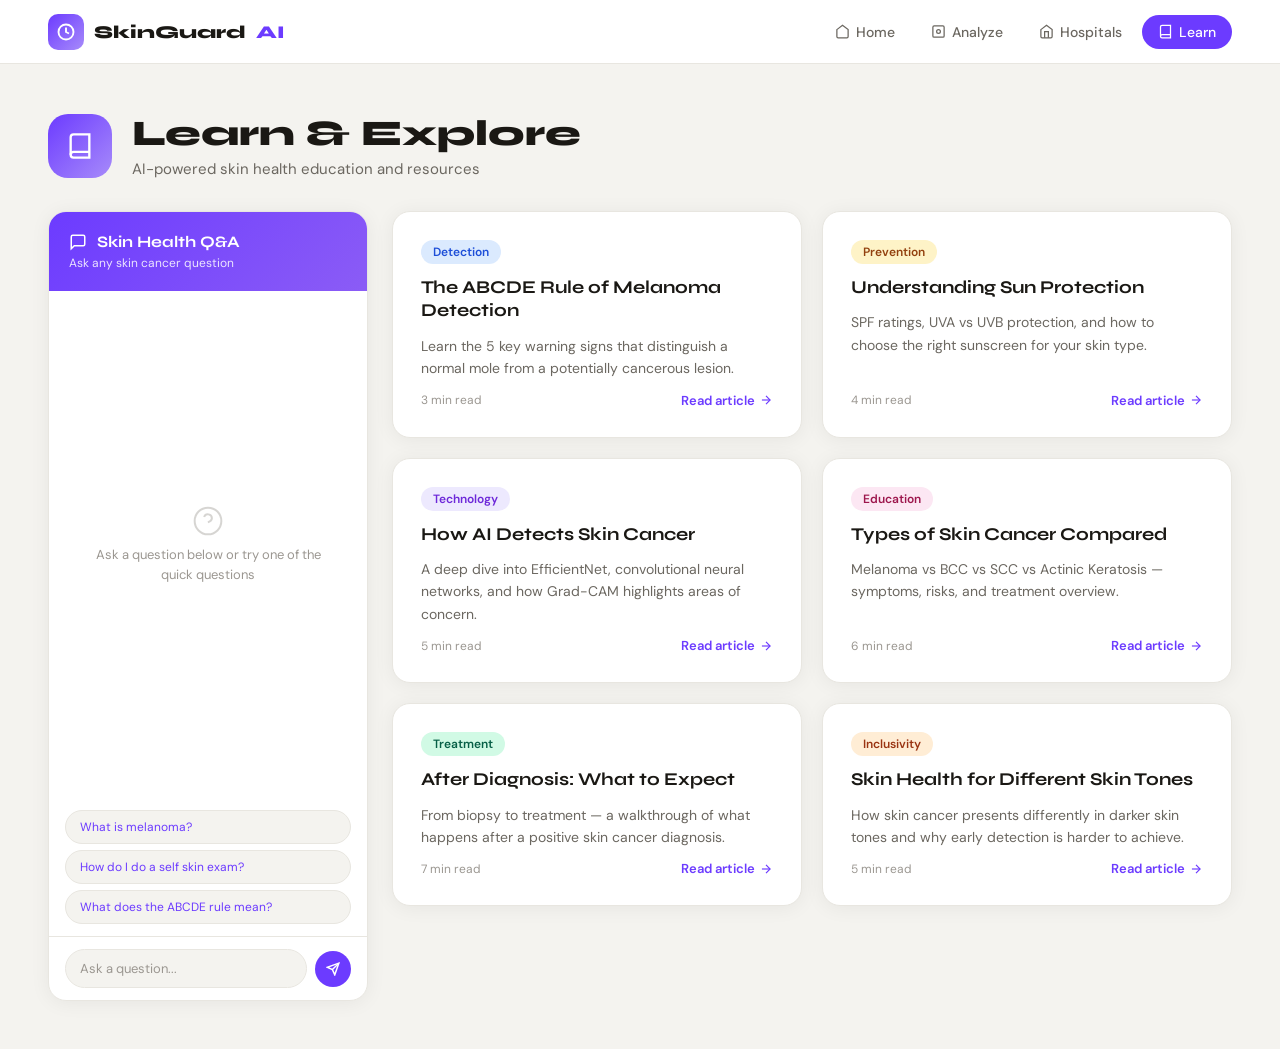
<file: templates/learn.html>
<!DOCTYPE html>
<html lang="en">
<head>
<meta charset="UTF-8"/>
<meta name="viewport" content="width=device-width, initial-scale=1.0"/>
<title>Learn & Explore — SkinGuard AI</title>
<link href="https://fonts.googleapis.com/css2?family=Syne:wght@400;600;700;800&family=DM+Sans:ital,wght@0,300;0,400;0,500;1,300&display=swap" rel="stylesheet"/>
<style>
:root {
  --bg: #f4f3ef;
  --surface: #ffffff;
  --surface2: #f9f8f5;
  --border: #e8e6e0;
  --text: #1a1814;
  --text2: #6b6760;
  --text3: #9b9791;
  --accent: #6c3bff;
  --accent2: #ff5c35;
  --accent3: #00c896;
  --accent4: #ffb800;
  --tag-detect: #dbeafe;
  --tag-detect-text: #1d4ed8;
  --tag-prev: #fef3c7;
  --tag-prev-text: #92400e;
  --tag-tech: #ede9fe;
  --tag-tech-text: #6d28d9;
  --tag-edu: #fce7f3;
  --tag-edu-text: #9d174d;
  --tag-treat: #d1fae5;
  --tag-treat-text: #065f46;
  --tag-incl: #ffedd5;
  --tag-incl-text: #9a3412;
  --radius: 18px;
  --shadow: 0 2px 20px rgba(0,0,0,0.06);
  --shadow-lg: 0 8px 40px rgba(0,0,0,0.10);
}

* { margin:0; padding:0; box-sizing:border-box; }

body {
  font-family: 'DM Sans', sans-serif;
  background: var(--bg);
  color: var(--text);
  min-height: 100vh;
}

/* ── NAVBAR ─────────────────────────────── */
.navbar {
  display: flex;
  align-items: center;
  justify-content: space-between;
  padding: 0 48px;
  height: 64px;
  background: var(--surface);
  border-bottom: 1px solid var(--border);
  position: sticky;
  top: 0;
  z-index: 100;
}

.logo {
  display: flex;
  align-items: center;
  gap: 10px;
  font-family: 'Syne', sans-serif;
  font-weight: 800;
  font-size: 18px;
  text-decoration: none;
  color: var(--text);
}

.logo-icon {
  width: 36px; height: 36px;
  background: linear-gradient(135deg, #6c3bff, #a78bfa);
  border-radius: 10px;
  display: flex; align-items: center; justify-content: center;
}

.logo span { color: var(--accent); }

.nav-links {
  display: flex;
  align-items: center;
  gap: 4px;
}

.nav-link {
  display: flex; align-items: center; gap: 6px;
  padding: 8px 16px;
  border-radius: 20px;
  text-decoration: none;
  font-size: 14px;
  font-weight: 500;
  color: var(--text2);
  transition: all 0.2s;
}

.nav-link:hover { background: var(--bg); color: var(--text); }
.nav-link.active { background: var(--accent); color: white; }

.nav-link svg { width: 15px; height: 15px; }

/* ── PAGE HEADER ─────────────────────────── */
.page-header {
  padding: 48px 48px 32px;
  display: flex;
  align-items: center;
  gap: 20px;
}

.header-icon {
  width: 64px; height: 64px;
  background: linear-gradient(135deg, var(--accent), #a78bfa);
  border-radius: 20px;
  display: flex; align-items: center; justify-content: center;
  flex-shrink: 0;
}

.page-header h1 {
  font-family: 'Syne', sans-serif;
  font-size: 36px;
  font-weight: 800;
  color: var(--text);
}

.page-header p {
  font-size: 15px;
  color: var(--text2);
  margin-top: 4px;
}

/* ── MAIN LAYOUT ─────────────────────────── */
.main-layout {
  display: grid;
  grid-template-columns: 320px 1fr;
  gap: 24px;
  padding: 0 48px 48px;
  max-width: 1400px;
}

/* ── CHATBOT SIDEBAR ─────────────────────── */
.chatbot-panel {
  position: sticky;
  top: 88px;
  height: calc(100vh - 110px);
  display: flex;
  flex-direction: column;
  background: var(--surface);
  border-radius: var(--radius);
  border: 1px solid var(--border);
  overflow: hidden;
  box-shadow: var(--shadow);
}

.chatbot-header {
  background: linear-gradient(135deg, var(--accent), #8b5cf6);
  padding: 20px;
  color: white;
}

.chatbot-header-top {
  display: flex; align-items: center; gap: 10px;
  margin-bottom: 4px;
}

.chatbot-header-top svg { width: 18px; height: 18px; }

.chatbot-header h3 {
  font-family: 'Syne', sans-serif;
  font-size: 16px;
  font-weight: 700;
}

.chatbot-header p {
  font-size: 12px;
  opacity: 0.85;
}

.chat-messages {
  flex: 1;
  overflow-y: auto;
  padding: 16px;
  display: flex;
  flex-direction: column;
  gap: 12px;
  scroll-behavior: smooth;
}

.chat-messages::-webkit-scrollbar { width: 4px; }
.chat-messages::-webkit-scrollbar-track { background: transparent; }
.chat-messages::-webkit-scrollbar-thumb { background: var(--border); border-radius: 4px; }

.chat-empty {
  flex: 1;
  display: flex;
  flex-direction: column;
  align-items: center;
  justify-content: center;
  text-align: center;
  color: var(--text3);
  gap: 8px;
  padding: 20px;
}

.chat-empty svg { width: 32px; height: 32px; opacity: 0.4; }
.chat-empty p { font-size: 13px; line-height: 1.5; }

.quick-questions {
  padding: 12px 16px;
  display: flex;
  flex-direction: column;
  gap: 6px;
}

.quick-q {
  padding: 8px 14px;
  background: var(--bg);
  border: 1px solid var(--border);
  border-radius: 20px;
  font-size: 12px;
  color: var(--accent);
  cursor: pointer;
  text-align: left;
  transition: all 0.2s;
  font-family: 'DM Sans', sans-serif;
}

.quick-q:hover {
  background: var(--accent);
  color: white;
  border-color: var(--accent);
}

.chat-input-area {
  padding: 12px 16px;
  border-top: 1px solid var(--border);
  display: flex;
  gap: 8px;
  align-items: center;
}

.chat-input {
  flex: 1;
  padding: 10px 14px;
  border: 1.5px solid var(--border);
  border-radius: 20px;
  font-size: 13px;
  font-family: 'DM Sans', sans-serif;
  outline: none;
  background: var(--bg);
  color: var(--text);
  transition: border-color 0.2s;
}

.chat-input:focus { border-color: var(--accent); background: white; }
.chat-input::placeholder { color: var(--text3); }

.chat-send {
  width: 36px; height: 36px;
  background: var(--accent);
  border: none;
  border-radius: 50%;
  cursor: pointer;
  display: flex; align-items: center; justify-content: center;
  transition: all 0.2s;
  flex-shrink: 0;
}

.chat-send:hover { background: #5a2de0; transform: scale(1.05); }
.chat-send svg { width: 14px; height: 14px; color: white; }

/* Chat bubbles */
.msg { display: flex; flex-direction: column; gap: 4px; animation: msgIn 0.3s ease; }
@keyframes msgIn { from { opacity:0; transform: translateY(8px); } to { opacity:1; transform: translateY(0); } }

.msg.user { align-items: flex-end; }
.msg.bot  { align-items: flex-start; }

.bubble {
  max-width: 85%;
  padding: 10px 14px;
  border-radius: 16px;
  font-size: 13px;
  line-height: 1.55;
}

.msg.user .bubble {
  background: var(--accent);
  color: white;
  border-bottom-right-radius: 4px;
}

.msg.bot .bubble {
  background: var(--surface2);
  color: var(--text);
  border-bottom-left-radius: 4px;
  border: 1px solid var(--border);
}

.typing-indicator {
  display: flex; gap: 4px; padding: 12px 16px;
  background: var(--surface2);
  border-radius: 16px;
  border-bottom-left-radius: 4px;
  width: fit-content;
  border: 1px solid var(--border);
}

.typing-indicator span {
  width: 6px; height: 6px;
  background: var(--text3);
  border-radius: 50%;
  animation: bounce 1.2s infinite;
}
.typing-indicator span:nth-child(2) { animation-delay: 0.2s; }
.typing-indicator span:nth-child(3) { animation-delay: 0.4s; }

@keyframes bounce {
  0%,60%,100% { transform: translateY(0); }
  30% { transform: translateY(-6px); }
}

/* ── CONTENT AREA ────────────────────────── */
.content-area { min-width: 0; }

/* Article grid */
.articles-grid {
  display: grid;
  grid-template-columns: repeat(2, 1fr);
  gap: 20px;
}

.article-card {
  background: var(--surface);
  border-radius: var(--radius);
  padding: 28px;
  border: 1px solid var(--border);
  cursor: pointer;
  transition: all 0.25s;
  box-shadow: var(--shadow);
  display: flex;
  flex-direction: column;
  gap: 12px;
}

.article-card:hover {
  transform: translateY(-3px);
  box-shadow: var(--shadow-lg);
  border-color: #d0ccc4;
}

.tag {
  display: inline-flex;
  padding: 4px 12px;
  border-radius: 20px;
  font-size: 12px;
  font-weight: 600;
  width: fit-content;
}

.tag.detect  { background: var(--tag-detect);  color: var(--tag-detect-text); }
.tag.prev    { background: var(--tag-prev);    color: var(--tag-prev-text); }
.tag.tech    { background: var(--tag-tech);    color: var(--tag-tech-text); }
.tag.edu     { background: var(--tag-edu);     color: var(--tag-edu-text); }
.tag.treat   { background: var(--tag-treat);   color: var(--tag-treat-text); }
.tag.incl    { background: var(--tag-incl);    color: var(--tag-incl-text); }

.article-card h3 {
  font-family: 'Syne', sans-serif;
  font-size: 18px;
  font-weight: 700;
  color: var(--text);
  line-height: 1.3;
}

.article-card p {
  font-size: 14px;
  color: var(--text2);
  line-height: 1.6;
  flex: 1;
}

.article-footer {
  display: flex;
  align-items: center;
  justify-content: space-between;
  margin-top: auto;
}

.read-time { font-size: 12px; color: var(--text3); }

.read-link {
  display: flex; align-items: center; gap: 4px;
  font-size: 13px;
  font-weight: 600;
  color: var(--accent);
  text-decoration: none;
  transition: gap 0.2s;
}

.read-link:hover { gap: 8px; }
.read-link svg { width: 14px; height: 14px; }

/* ── ARTICLE READER ──────────────────────── */
.article-reader {
  display: none;
  background: var(--surface);
  border-radius: var(--radius);
  border: 1px solid var(--border);
  padding: 40px;
  box-shadow: var(--shadow);
  animation: fadeIn 0.3s ease;
}

@keyframes fadeIn { from { opacity:0; } to { opacity:1; } }

.article-reader.active { display: block; }

.back-btn {
  display: inline-flex;
  align-items: center;
  gap: 6px;
  font-size: 13px;
  color: var(--text2);
  background: none;
  border: none;
  cursor: pointer;
  font-family: 'DM Sans', sans-serif;
  padding: 0;
  margin-bottom: 20px;
  transition: color 0.2s;
}

.back-btn:hover { color: var(--text); }
.back-btn svg { width: 14px; height: 14px; }

.reader-meta {
  display: flex; align-items: center; gap: 12px;
  margin-bottom: 24px;
}

.reader-title {
  font-family: 'Syne', sans-serif;
  font-size: 28px;
  font-weight: 800;
  line-height: 1.25;
  margin-bottom: 28px;
  color: var(--text);
}

.reader-body {
  font-size: 15px;
  line-height: 1.8;
  color: #2d2b27;
}

.reader-body h2 {
  font-family: 'Syne', sans-serif;
  font-size: 20px;
  font-weight: 700;
  margin: 28px 0 12px;
  color: var(--text);
}

.reader-body p { margin-bottom: 16px; }

.reader-body ul, .reader-body ol {
  margin: 0 0 16px 20px;
}

.reader-body li { margin-bottom: 8px; }

.reader-body strong { color: var(--text); font-weight: 600; }

.reader-body .highlight-box {
  background: linear-gradient(135deg, #ede9fe, #dbeafe);
  border-left: 4px solid var(--accent);
  border-radius: 8px;
  padding: 16px 20px;
  margin: 20px 0;
}

/* ── RESPONSIVE ──────────────────────────── */
@media (max-width: 1024px) {
  .main-layout { grid-template-columns: 1fr; padding: 0 20px 40px; }
  .chatbot-panel { position: static; height: 500px; }
  .navbar { padding: 0 20px; }
  .page-header { padding: 32px 20px 24px; }
  .articles-grid { grid-template-columns: 1fr; }
}
</style>
</head>
<body>

<!-- NAVBAR -->
<nav class="navbar">
  <a href="/" class="logo">
    <div class="logo-icon">
      <svg width="18" height="18" viewBox="0 0 24 24" fill="none" stroke="white" stroke-width="2.5">
        <path d="M12 2a10 10 0 1 0 10 10A10 10 0 0 0 12 2z"/>
        <path d="M12 6v6l4 2"/>
      </svg>
    </div>
    SkinGuard <span>AI</span>
  </a>
  <div class="nav-links">
    <a href="/" class="nav-link">
      <svg viewBox="0 0 24 24" fill="none" stroke="currentColor" stroke-width="2"><path d="M3 9l9-7 9 7v11a2 2 0 0 1-2 2H5a2 2 0 0 1-2-2z"/></svg>
      Home
    </a>
    <a href="/dermoscan" class="nav-link">
      <svg viewBox="0 0 24 24" fill="none" stroke="currentColor" stroke-width="2"><rect x="3" y="3" width="18" height="18" rx="2"/><circle cx="12" cy="12" r="3"/></svg>
      Analyze
    </a>
    <a href="/hospitals" class="nav-link">
      <svg viewBox="0 0 24 24" fill="none" stroke="currentColor" stroke-width="2"><path d="M3 9l9-7 9 7v11a2 2 0 0 1-2 2H5a2 2 0 0 1-2-2z"/><polyline points="9 22 9 12 15 12 15 22"/></svg>
      Hospitals
    </a>
    <a href="/learn" class="nav-link active">
      <svg viewBox="0 0 24 24" fill="none" stroke="currentColor" stroke-width="2"><path d="M4 19.5A2.5 2.5 0 0 1 6.5 17H20"/><path d="M6.5 2H20v20H6.5A2.5 2.5 0 0 1 4 19.5v-15A2.5 2.5 0 0 1 6.5 2z"/></svg>
      Learn
    </a>
  </div>
</nav>

<!-- PAGE HEADER -->
<div class="page-header">
  <div class="header-icon">
    <svg width="28" height="28" viewBox="0 0 24 24" fill="none" stroke="white" stroke-width="2">
      <path d="M4 19.5A2.5 2.5 0 0 1 6.5 17H20"/>
      <path d="M6.5 2H20v20H6.5A2.5 2.5 0 0 1 4 19.5v-15A2.5 2.5 0 0 1 6.5 2z"/>
    </svg>
  </div>
  <div>
    <h1>Learn & Explore</h1>
    <p>AI-powered skin health education and resources</p>
  </div>
</div>

<!-- MAIN LAYOUT -->
<div class="main-layout">

  <!-- CHATBOT SIDEBAR -->
  <aside class="chatbot-panel">
    <div class="chatbot-header">
      <div class="chatbot-header-top">
        <svg viewBox="0 0 24 24" fill="none" stroke="white" stroke-width="2">
          <path d="M21 15a2 2 0 0 1-2 2H7l-4 4V5a2 2 0 0 1 2-2h14a2 2 0 0 1 2 2z"/>
        </svg>
        <h3>Skin Health Q&A</h3>
      </div>
      <p>Ask any skin cancer question</p>
    </div>

    <div class="chat-messages" id="chatMessages">
      <div class="chat-empty" id="chatEmpty">
        <svg viewBox="0 0 24 24" fill="none" stroke="currentColor" stroke-width="1.5">
          <circle cx="12" cy="12" r="10"/>
          <path d="M9.09 9a3 3 0 0 1 5.83 1c0 2-3 3-3 3"/>
          <line x1="12" y1="17" x2="12.01" y2="17"/>
        </svg>
        <p>Ask a question below or try one of the quick questions</p>
      </div>
    </div>

    <div class="quick-questions">
      <button class="quick-q" onclick="askQuick('What is melanoma?')">What is melanoma?</button>
      <button class="quick-q" onclick="askQuick('How do I do a self skin exam?')">How do I do a self skin exam?</button>
      <button class="quick-q" onclick="askQuick('What does the ABCDE rule mean?')">What does the ABCDE rule mean?</button>
    </div>

    <div class="chat-input-area">
      <input class="chat-input" id="chatInput" type="text" placeholder="Ask a question..." onkeydown="if(event.key==='Enter') sendMessage()"/>
      <button class="chat-send" onclick="sendMessage()">
        <svg viewBox="0 0 24 24" fill="none" stroke="currentColor" stroke-width="2.5">
          <line x1="22" y1="2" x2="11" y2="13"/>
          <polygon points="22 2 15 22 11 13 2 9 22 2"/>
        </svg>
      </button>
    </div>
  </aside>

  <!-- CONTENT AREA -->
  <main class="content-area">

    <!-- Articles Grid -->
    <div class="articles-grid" id="articlesGrid">

      <div class="article-card" onclick="openArticle('abcde')">
        <span class="tag detect">Detection</span>
        <h3>The ABCDE Rule of Melanoma Detection</h3>
        <p>Learn the 5 key warning signs that distinguish a normal mole from a potentially cancerous lesion.</p>
        <div class="article-footer">
          <span class="read-time">3 min read</span>
          <span class="read-link">Read article <svg viewBox="0 0 24 24" fill="none" stroke="currentColor" stroke-width="2"><line x1="5" y1="12" x2="19" y2="12"/><polyline points="12 5 19 12 12 19"/></svg></span>
        </div>
      </div>

      <div class="article-card" onclick="openArticle('sunprotection')">
        <span class="tag prev">Prevention</span>
        <h3>Understanding Sun Protection</h3>
        <p>SPF ratings, UVA vs UVB protection, and how to choose the right sunscreen for your skin type.</p>
        <div class="article-footer">
          <span class="read-time">4 min read</span>
          <span class="read-link">Read article <svg viewBox="0 0 24 24" fill="none" stroke="currentColor" stroke-width="2"><line x1="5" y1="12" x2="19" y2="12"/><polyline points="12 5 19 12 12 19"/></svg></span>
        </div>
      </div>

      <div class="article-card" onclick="openArticle('aidetects')">
        <span class="tag tech">Technology</span>
        <h3>How AI Detects Skin Cancer</h3>
        <p>A deep dive into EfficientNet, convolutional neural networks, and how Grad-CAM highlights areas of concern.</p>
        <div class="article-footer">
          <span class="read-time">5 min read</span>
          <span class="read-link">Read article <svg viewBox="0 0 24 24" fill="none" stroke="currentColor" stroke-width="2"><line x1="5" y1="12" x2="19" y2="12"/><polyline points="12 5 19 12 12 19"/></svg></span>
        </div>
      </div>

      <div class="article-card" onclick="openArticle('types')">
        <span class="tag edu">Education</span>
        <h3>Types of Skin Cancer Compared</h3>
        <p>Melanoma vs BCC vs SCC vs Actinic Keratosis — symptoms, risks, and treatment overview.</p>
        <div class="article-footer">
          <span class="read-time">6 min read</span>
          <span class="read-link">Read article <svg viewBox="0 0 24 24" fill="none" stroke="currentColor" stroke-width="2"><line x1="5" y1="12" x2="19" y2="12"/><polyline points="12 5 19 12 12 19"/></svg></span>
        </div>
      </div>

      <div class="article-card" onclick="openArticle('afterdiagnosis')">
        <span class="tag treat">Treatment</span>
        <h3>After Diagnosis: What to Expect</h3>
        <p>From biopsy to treatment — a walkthrough of what happens after a positive skin cancer diagnosis.</p>
        <div class="article-footer">
          <span class="read-time">7 min read</span>
          <span class="read-link">Read article <svg viewBox="0 0 24 24" fill="none" stroke="currentColor" stroke-width="2"><line x1="5" y1="12" x2="19" y2="12"/><polyline points="12 5 19 12 12 19"/></svg></span>
        </div>
      </div>

      <div class="article-card" onclick="openArticle('skintones')">
        <span class="tag incl">Inclusivity</span>
        <h3>Skin Health for Different Skin Tones</h3>
        <p>How skin cancer presents differently in darker skin tones and why early detection is harder to achieve.</p>
        <div class="article-footer">
          <span class="read-time">5 min read</span>
          <span class="read-link">Read article <svg viewBox="0 0 24 24" fill="none" stroke="currentColor" stroke-width="2"><line x1="5" y1="12" x2="19" y2="12"/><polyline points="12 5 19 12 12 19"/></svg></span>
        </div>
      </div>

    </div>

    <!-- Article Reader -->
    <div class="article-reader" id="articleReader">
      <button class="back-btn" onclick="closeArticle()">
        <svg viewBox="0 0 24 24" fill="none" stroke="currentColor" stroke-width="2"><line x1="19" y1="12" x2="5" y2="12"/><polyline points="12 19 5 12 12 5"/></svg>
        Back to articles
      </button>
      <div class="reader-meta" id="readerMeta"></div>
      <h1 class="reader-title" id="readerTitle"></h1>
      <div class="reader-body" id="readerBody"></div>
    </div>

  </main>
</div>

<script>
// ── ARTICLE DATA ─────────────────────────────────────────────
const articles = {
  abcde: {
    tag: '<span class="tag detect">Detection</span>',
    title: 'The ABCDE Rule of Melanoma Detection',
    body: `
      <p>Skin cancer is one of the most common forms of cancer, with melanoma being its most serious type. Early detection is crucial for effective treatment and improved survival rates. The ABCDE Rule is a simple yet powerful tool that helps individuals recognize suspicious moles or skin lesions.</p>
      <div class="highlight-box"><strong>Remember:</strong> This tool is for awareness only. Always consult a qualified dermatologist for a professional evaluation.</div>
      <h2>What is the ABCDE Rule?</h2>
      <p>The ABCDE Rule helps you assess moles or skin spots based on five key characteristics:</p>
      <ul>
        <li><strong>A — Asymmetry:</strong> If you draw a line through the middle of the mole, the two halves do not match. Melanomas often have an irregular shape, contrasting with benign moles which are usually symmetrical.</li>
        <li><strong>B — Border:</strong> The borders of an early melanoma tend to be uneven. The edges may be scalloped or notched. A benign mole has smoother, more even borders.</li>
        <li><strong>C — Color:</strong> Having a variety of colors is another warning signal. A benign mole is usually a single shade of brown. A melanoma may have different shades of brown, tan or black — and can even turn red, white or blue.</li>
        <li><strong>D — Diameter:</strong> Melanomas are usually larger in diameter than the eraser on your pencil tip (¼ inch or 6mm), but they may sometimes be smaller when first detected.</li>
        <li><strong>E — Evolving:</strong> Any change — in size, shape, color, elevation, or any new symptom such as bleeding, itching or crusting — points to danger.</li>
      </ul>
      <h2>When Should You See a Doctor?</h2>
      <p>If you notice any of these warning signs, schedule an appointment with a dermatologist immediately. Don't wait. Early-stage melanoma has a 5-year survival rate of over 98% — but this drops dramatically in later stages.</p>
      <h2>Monthly Self-Exams</h2>
      <p>Perform a thorough skin self-examination once a month. Use a full-length mirror and a hand mirror to check hard-to-see areas. Document any moles with photographs so you can track changes over time.</p>
    `
  },
  sunprotection: {
    tag: '<span class="tag prev">Prevention</span>',
    title: 'Understanding Sun Protection',
    body: `
      <p>Sun protection is the single most effective way to reduce your risk of skin cancer. Yet most people misunderstand SPF ratings and how to use sunscreen correctly.</p>
      <h2>What Does SPF Mean?</h2>
      <p>SPF stands for Sun Protection Factor. SPF 30 blocks about 97% of UVB rays. SPF 50 blocks about 98%. No sunscreen blocks 100% of UV rays — but consistent use dramatically reduces cancer risk.</p>
      <h2>UVA vs UVB</h2>
      <ul>
        <li><strong>UVB rays</strong> cause sunburn and are the primary cause of skin cancer.</li>
        <li><strong>UVA rays</strong> penetrate deeper into the skin, causing aging, wrinkles, and also contributing to cancer risk.</li>
      </ul>
      <p>Always choose <strong>broad-spectrum</strong> sunscreen, which protects against both UVA and UVB rays.</p>
      <div class="highlight-box"><strong>Pro tip:</strong> Apply sunscreen 15–30 minutes before going outside and reapply every 2 hours, or immediately after swimming or sweating.</div>
      <h2>Choosing the Right Sunscreen</h2>
      <ul>
        <li>SPF 30 or higher for daily use</li>
        <li>SPF 50+ for extended outdoor activities</li>
        <li>Water-resistant for swimming or sports</li>
        <li>Mineral (zinc oxide/titanium dioxide) sunscreens are gentler for sensitive skin</li>
      </ul>
      <h2>Other Sun Protection Measures</h2>
      <p>Sunscreen alone isn't enough. Wear protective clothing, wide-brimmed hats, and UV-blocking sunglasses. Seek shade between 10 AM and 4 PM when UV rays are strongest.</p>
    `
  },
  aidetects: {
    tag: '<span class="tag tech">Technology</span>',
    title: 'How AI Detects Skin Cancer',
    body: `
      <p>Artificial Intelligence is revolutionizing dermatology. SkinGuard AI uses a deep learning model called EfficientNet to analyze dermoscopic images with remarkable accuracy.</p>
      <h2>What is EfficientNet?</h2>
      <p>EfficientNet is a convolutional neural network (CNN) architecture developed by Google Brain. It achieves state-of-the-art accuracy while being significantly more efficient than older models like ResNet or VGG. It was trained on millions of images and fine-tuned on dermatology datasets.</p>
      <h2>How the Model Works</h2>
      <ol>
        <li><strong>Image Input:</strong> The skin image is resized to 224×224 pixels and normalized.</li>
        <li><strong>Feature Extraction:</strong> Convolutional layers detect edges, textures, color patterns, and shapes.</li>
        <li><strong>Classification:</strong> Fully connected layers map features to one of 5 classes.</li>
        <li><strong>Softmax Output:</strong> A probability distribution is computed across all classes.</li>
      </ol>
      <h2>Training Data</h2>
      <p>The model was trained on the <strong>HAM10000</strong> and <strong>ISIC</strong> datasets — collections of thousands of verified dermoscopic images from dermatology clinics worldwide, annotated by board-certified dermatologists.</p>
      <div class="highlight-box"><strong>Important:</strong> SkinGuard AI is a screening support tool. It is not a replacement for professional medical diagnosis. Always consult a dermatologist.</div>
      <h2>Grad-CAM Visualization</h2>
      <p>Gradient-weighted Class Activation Mapping (Grad-CAM) shows where in the image the model focused its attention. This makes the AI's decision transparent and helps doctors understand what features triggered the prediction.</p>
    `
  },
  types: {
    tag: '<span class="tag edu">Education</span>',
    title: 'Types of Skin Cancer Compared',
    body: `
      <p>Not all skin cancers are the same. Understanding the differences helps you recognize symptoms and seek appropriate care.</p>
      <h2>Melanoma</h2>
      <p>The most dangerous form of skin cancer. It develops in melanocytes (pigment-producing cells). While it accounts for only 1% of skin cancers, it causes the most deaths. It can spread quickly to other organs if not caught early.</p>
      <ul>
        <li>Risk: Very High</li>
        <li>Early signs: Changing mole, dark irregular spot</li>
        <li>Treatment: Surgery, immunotherapy, targeted therapy</li>
      </ul>
      <h2>Basal Cell Carcinoma (BCC)</h2>
      <p>The most common type of skin cancer. It grows slowly and rarely spreads, but can cause significant local tissue damage if untreated.</p>
      <ul>
        <li>Risk: Medium (rarely life-threatening)</li>
        <li>Early signs: Pearly or waxy bump, flat flesh-colored lesion</li>
        <li>Treatment: Surgery, radiation, topical treatments</li>
      </ul>
      <h2>Squamous Cell Carcinoma (SCC)</h2>
      <p>Second most common. More likely to spread than BCC but less than melanoma. Often appears on sun-exposed areas.</p>
      <ul>
        <li>Risk: Medium</li>
        <li>Early signs: Firm red nodule, flat lesion with a scaly surface</li>
        <li>Treatment: Surgery, radiation, chemotherapy</li>
      </ul>
      <h2>Actinic Keratosis</h2>
      <p>A precancerous condition caused by years of sun exposure. If untreated, it can develop into SCC.</p>
      <div class="highlight-box">Regular dermatologist check-ups are the most reliable way to catch all types of skin cancer early.</div>
    `
  },
  afterdiagnosis: {
    tag: '<span class="tag treat">Treatment</span>',
    title: 'After Diagnosis: What to Expect',
    body: `
      <p>Receiving a skin cancer diagnosis can be overwhelming. Understanding what comes next can help reduce anxiety and allow you to prepare effectively.</p>
      <h2>Step 1: Biopsy Confirmation</h2>
      <p>A biopsy is typically performed to confirm the diagnosis. A small tissue sample is removed and examined under a microscope by a pathologist. Results usually take 1–2 weeks.</p>
      <h2>Step 2: Staging</h2>
      <p>For melanoma, staging determines how far the cancer has spread. Stages range from 0 (in situ) to IV (metastatic). This guides your treatment plan.</p>
      <h2>Step 3: Treatment Options</h2>
      <ul>
        <li><strong>Surgery:</strong> The most common treatment. The tumor and surrounding tissue are removed.</li>
        <li><strong>Mohs Surgery:</strong> A precise technique where thin layers are removed one at a time and examined immediately.</li>
        <li><strong>Immunotherapy:</strong> Boosts your immune system to fight cancer cells. Used for advanced melanoma.</li>
        <li><strong>Radiation Therapy:</strong> Used when surgery isn't possible or as a follow-up treatment.</li>
        <li><strong>Targeted Therapy:</strong> Drugs that target specific mutations in cancer cells (e.g., BRAF inhibitors for melanoma).</li>
      </ul>
      <h2>Follow-Up Care</h2>
      <p>After treatment, regular follow-up appointments are essential. Your dermatologist will schedule check-ups every 3–6 months for the first few years to monitor for recurrence.</p>
      <div class="highlight-box"><strong>Mental health matters too.</strong> Seek support from counselors, support groups, or cancer care organizations. You don't have to go through this alone.</div>
    `
  },
  skintones: {
    tag: '<span class="tag incl">Inclusivity</span>',
    title: 'Skin Health for Different Skin Tones',
    body: `
      <p>Skin cancer affects people of all skin tones, but darker skin tones face unique challenges in detection and often receive diagnoses at later, more dangerous stages.</p>
      <h2>The Myth of Immunity</h2>
      <p>A dangerous misconception exists that people with darker skin tones are immune to skin cancer. This is false. While melanin does provide some natural UV protection, it does not eliminate cancer risk.</p>
      <h2>How Presentation Differs</h2>
      <p>In darker skin tones, skin cancer often appears in less sun-exposed areas, making it harder to detect:</p>
      <ul>
        <li>Palms of hands and soles of feet (Acral Lentiginous Melanoma)</li>
        <li>Under nails (subungual melanoma)</li>
        <li>Mucous membranes</li>
      </ul>
      <h2>Why Late Diagnosis is More Common</h2>
      <ul>
        <li>Lack of awareness among patients and sometimes clinicians</li>
        <li>AI training datasets historically underrepresented darker skin tones</li>
        <li>Symptoms may look different and not match classic descriptions</li>
      </ul>
      <div class="highlight-box"><strong>SkinGuard AI's commitment:</strong> We are continuously working to improve our model's performance across all skin tones using diverse, inclusive training data.</div>
      <h2>What You Can Do</h2>
      <p>Regardless of your skin tone, perform monthly self-checks, visit a dermatologist annually, and advocate for yourself if you notice any unusual changes. Early detection saves lives across all skin tones.</p>
    `
  }
};

// ── ARTICLE NAVIGATION ───────────────────────────────────────
function openArticle(id) {
  const a = articles[id];
  if (!a) return;
  document.getElementById('readerMeta').innerHTML = a.tag;
  document.getElementById('readerTitle').textContent = a.title;
  document.getElementById('readerBody').innerHTML = a.body;
  document.getElementById('articlesGrid').style.display = 'none';
  const reader = document.getElementById('articleReader');
  reader.classList.add('active');
  reader.scrollIntoView({ behavior: 'smooth' });
}

function closeArticle() {
  document.getElementById('articleReader').classList.remove('active');
  document.getElementById('articlesGrid').style.display = 'grid';
}

// ── CHATBOT ───────────────────────────────────────────────────
const chatMessages = document.getElementById('chatMessages');
const chatEmpty    = document.getElementById('chatEmpty');
const chatInput    = document.getElementById('chatInput');

let typingEl = null;

function addMessage(text, role) {
  if (chatEmpty) chatEmpty.style.display = 'none';

  const div = document.createElement('div');
  div.className = `msg ${role}`;

  const bubble = document.createElement('div');
  bubble.className = 'bubble';
  bubble.textContent = text;

  div.appendChild(bubble);
  chatMessages.appendChild(div);
  chatMessages.scrollTop = chatMessages.scrollHeight;
}

function showTyping() {
  typingEl = document.createElement('div');
  typingEl.className = 'msg bot';
  typingEl.innerHTML = `
    <div class="typing-indicator">
      <span></span><span></span><span></span>
    </div>`;
  chatMessages.appendChild(typingEl);
  chatMessages.scrollTop = chatMessages.scrollHeight;
}

function hideTyping() {
  if (typingEl) { typingEl.remove(); typingEl = null; }
}

async function callGemini(userMessage) {
  const res = await fetch('/api/chat', {
    method: 'POST',
    headers: { 'Content-Type': 'application/json' },
    body: JSON.stringify({ message: userMessage })
  });
  const data = await res.json();
  return data.reply || "Sorry, I couldn't get a response. Please try again.";
}

async function sendMessage() {
  const text = chatInput.value.trim();
  if (!text) return;

  chatInput.value = '';
  addMessage(text, 'user');
  showTyping();

  try {
    const reply = await callGemini(text);
    hideTyping();
    addMessage(reply, 'bot');
  } catch (e) {
    hideTyping();
    addMessage('Sorry, there was an error connecting to the AI. Please try again.', 'bot');
  }
}

function askQuick(q) {
  chatInput.value = q;
  sendMessage();
}
</script>

</body>
</html>
</file>
